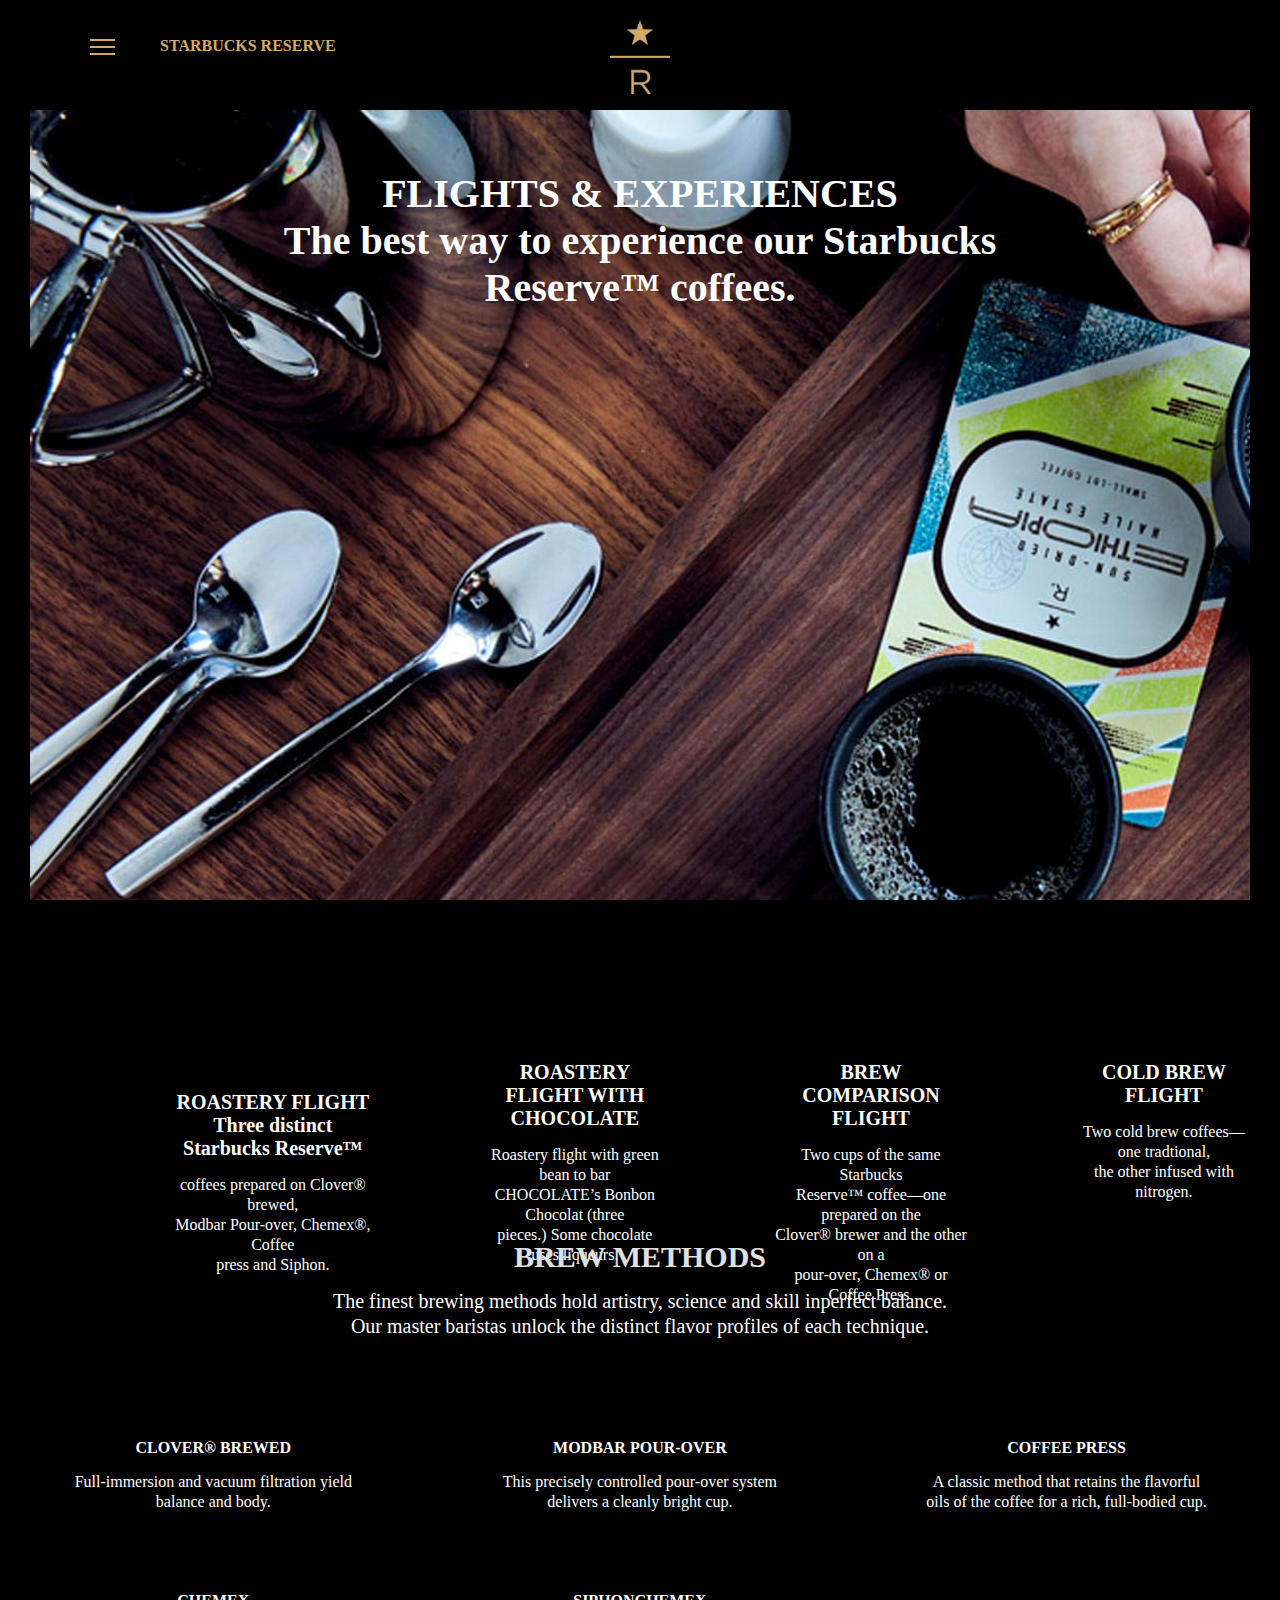
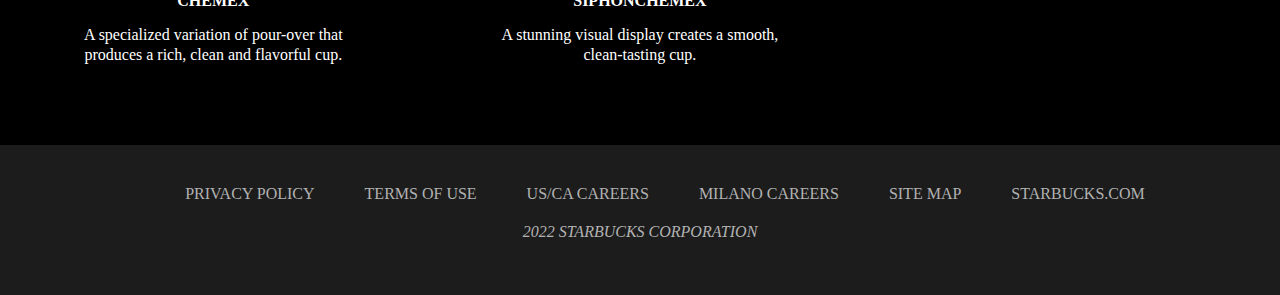
<file: pages/about.html>
<!DOCTYPE html>
<html lang="en">
<head>
    <meta charset="UTF-8">
    <meta http-equiv="X-UA-Compatible" content="IE=edge">
    <meta name="viewport" content="width=device-width, initial-scale=1.0">
 
    <link rel="stylesheet" href="../css/style.css"> 
    <link rel="stylesheet" href="../css/sub.css"> 

    <script src="../js/jquery-3.1.0.js"></script>
    <script src="../js/layout.js"></script>
    <title>Document</title>
</head>
<body class="page-menu">
    <header>
        <h1 class="logo">
            <a href="../index.html"><img src="../img/logo_b.png" class="black">
          <img src="../img/logo.png" class="gold"></a>
        </h1>

        <button class="menu-btn">
            <span class="btn1"></span>
            <span class="btn2"></span>
            <span class="btn3"></span>
        </button>

        <a href="https://www.starbucksreserve.com/en-us" class="reserve">
            STARBUCKS RESERVE
        </a>

        <nav>

          <ul class="top">
            <li class="mn1"><a href="about.html">ABOUT TOKYO ROASTERY</a></li>
            <li class="mn1"><a href="menu.html">TOKYO ROASTERY MENU</a></li>
            <li class="mn2"><a href="gallery.html">TOKYO ROASTERY DESIGN</a></li>
          </ul>

            <ul class="bottom">
                <li><a href="#">PRIVACY POLICY</a></li>
                <li><a href="#">TERMS OF USE</a></li>
                <li><a href="#">US/CA CAREERS</a></li>
                <li><a href="#">MILANO CAREERS</a></li>
                <li><a href="#">SITE MAP</a></li>
                <li><a href="#">STARBUCKS.COM</a></li>
            </ul>
            <address>2022 STARBUCKS CORPORATION</address>


        </nav>
        
        <aside>
                <img src="../img/menu-main1.jpg" />
                <img src="../img/menu-main2.jpg" />
        </aside>
    </header>

    <a href="#" class="page-top">TOP</a>

      <div class="menu">
          <div class="bg">
              <h1 class ="hd1">FLIGHTS & EXPERIENCES <br>
                  The best way to experience our Starbucks Reserve™ coffees.</h1>

              <div class="list">
                <div class="box1">
                  <h4 class="hd4">
                  ROASTERY FLIGHT <br>
                  Three distinct Starbucks Reserve™ <br>
                  </h4>
                  <p class="txt">
                  coffees prepared on Clover® brewed,<br>
                  Modbar Pour-over, Chemex®, Coffee<br>
                  press and Siphon.
                  </p>
                </div>

                <div class="box2 box">
                  <h4 class="hd4">
                  ROASTERY FLIGHT WITH <br>
                  CHOCOLATE <br>
                  </h4> 
                  <p class="txt">
                  Roastery flight with green bean to bar <br>
                  CHOCOLATE’s Bonbon Chocolat (three <br>
                  pieces.) Some chocolate uses liqueurs.
                </p>
                </div>

                <div class="box3 box">
                  <h4 class="hd4">
                  BREW COMPARISON FLIGHT <br>
                  </h4>
                  <p class="txt">
                  Two cups of the same Starbucks <br>
                  Reserve™ coffee—one prepared on the<br>
                  Clover® brewer and the other on a <br>
                  pour-over, Chemex® or Coffee Press.
                  </p>
                </div>

                <div class="box4 box">
                  <h4 class="hd4">
                  COLD BREW FLIGHT<br>
                  </h4> 
                  <p class="txt">
                  Two cold brew coffees—one tradtional,<br>
                  the other infused with nitrogen.
                  </p> 
                </div> 
              </div>
          </div>
      </div><!--menu-->



      <div class="bg1">
          <h1 class="hd2">
            BREW METHODS <br>
            <p>The finest brewing methods hold artistry, science and skill inperfect balance. <br>
            Our master baristas unlock the distinct flavor profiles of each technique.</p> 
          </h1>

        <div class="list">
          <div class="box">
            <h4 class="hd4">
              CLOVER® BREWED
            </h4>
            <p class="txt">
              Full-immersion and vacuum filtration yield <br>
              balance and body.
            </p>
          </div>

          <div class="box">
            <h4 class="hd4">
              MODBAR POUR-OVER
            </h4>
            <p class="txt">
              This precisely controlled pour-over system<br> 
              delivers a cleanly bright cup.
            </p>
          </div>

          <div class="box">
            <h4 class="hd4">
              COFFEE PRESS
            </h4>
            <p class="txt">
              A classic method that retains the flavorful<br>
              oils of the coffee for a rich, full-bodied cup.
            </p>
          </div>

          <div class="box">
            <h4 class="hd4">
              CHEMEX
            </h4>
            <p class="txt">
              A specialized variation of pour-over that <br>
              produces a rich, clean and flavorful cup.
            </p>
          </div>

          <div class="box">
            <h4 class="hd4">
              SIPHONCHEMEX
            </h4>
            <p class="txt">
              A stunning visual display creates a smooth, <br>
              clean-tasting cup.
            </p>
          </div>

      </div>
      
          <footer>
            <ul class="bottom">
              <li><a href="#">PRIVACY POLICY</a></li>
              <li><a href="#">TERMS OF USE</a></li>
              <li><a href="#">US/CA CAREERS</a></li>
              <li><a href="#">MILANO CAREERS</a></li>
              <li><a href="#">SITE MAP</a></li>
              <li><a href="#">STARBUCKS.COM</a></li>
          </ul>
          <address>2022 STARBUCKS CORPORATION</address>
          </footer>

</body>

</html>
</file>
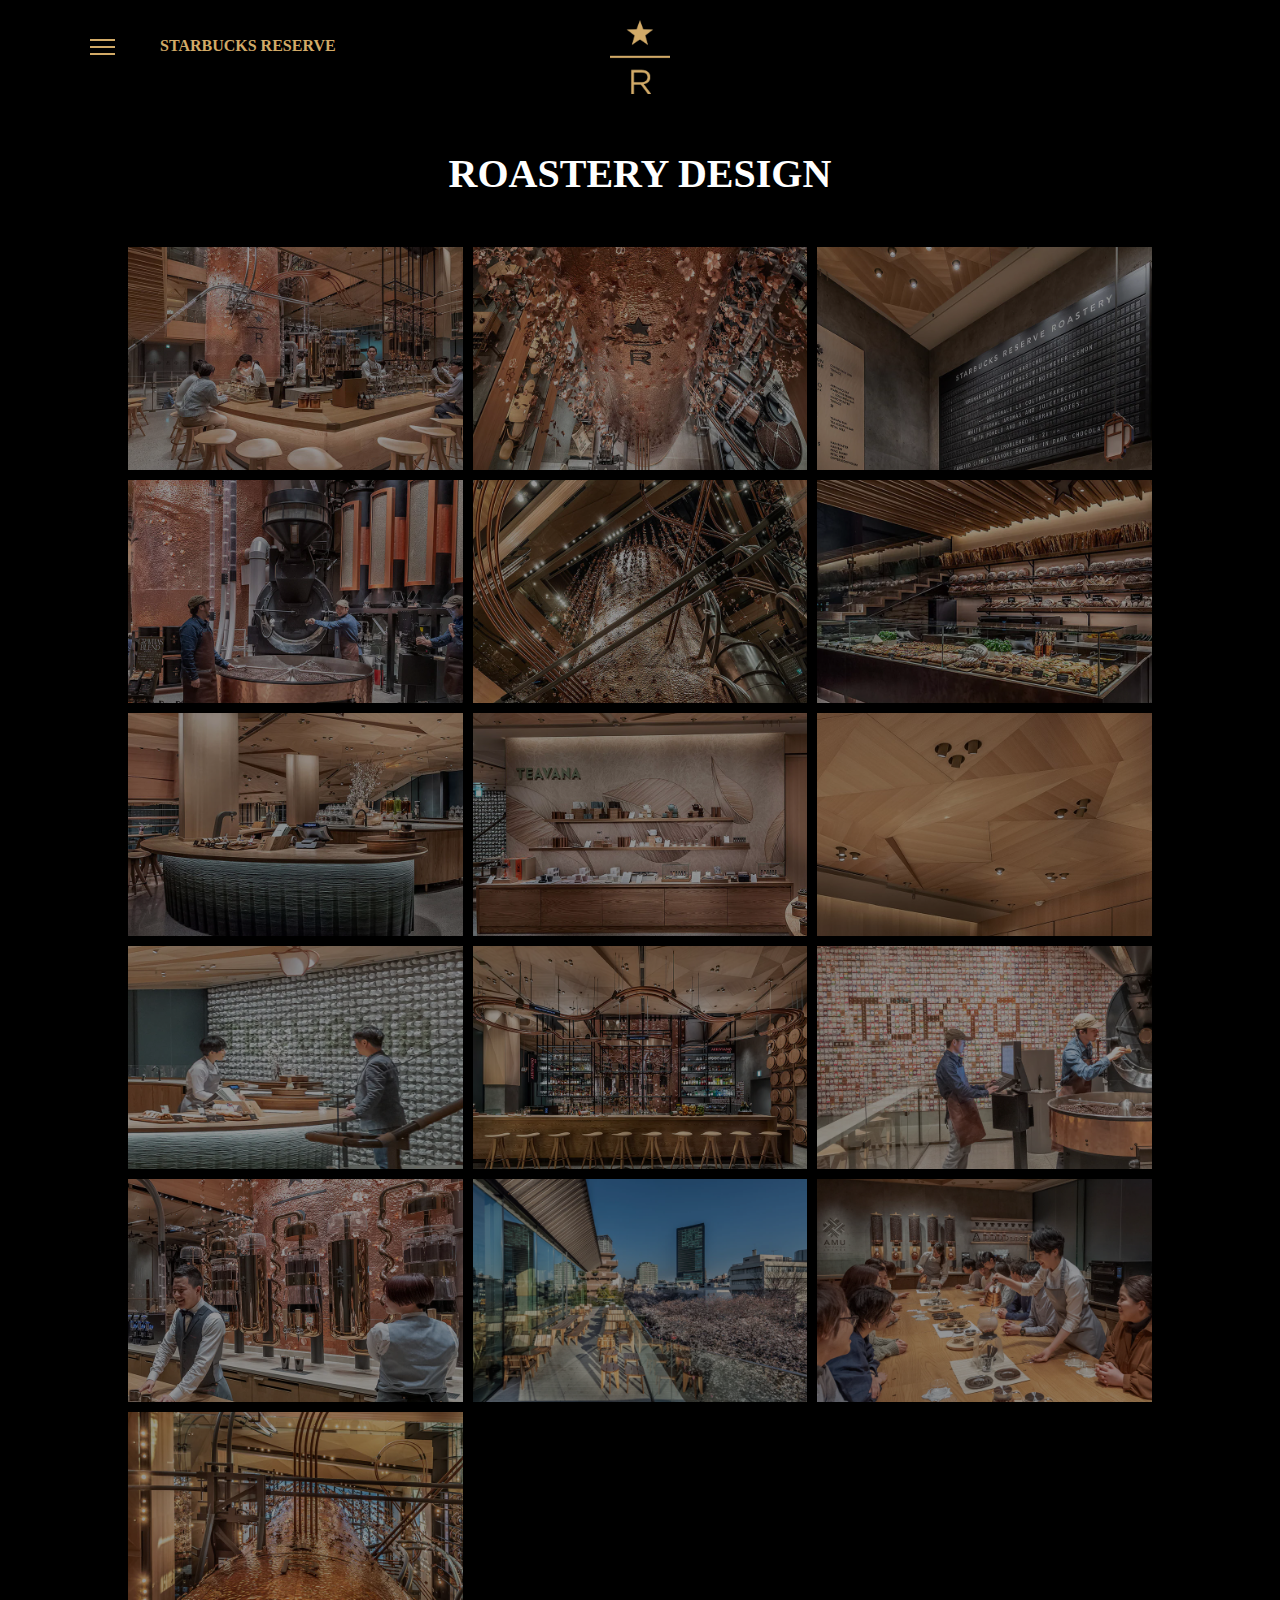
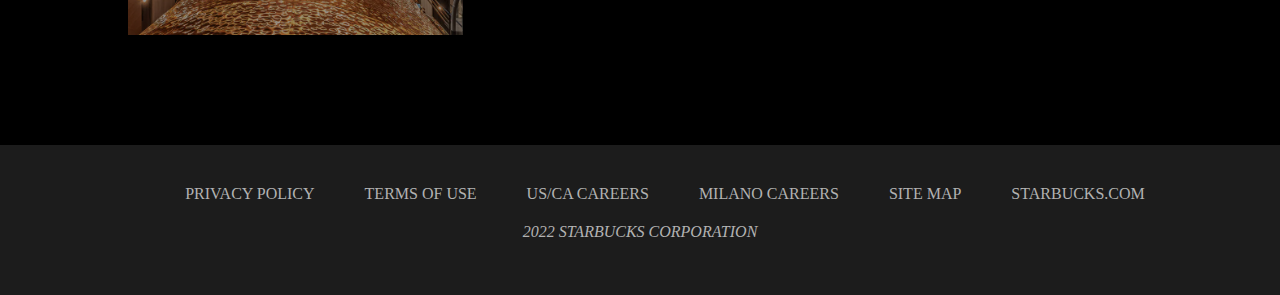
<file: pages/gallery.html>
<!DOCTYPE html>
<html lang="en">
<head>
    <meta charset="UTF-8">
    <meta http-equiv="X-UA-Compatible" content="IE=edge">
    <meta name="viewport" content="width=device-width, initial-scale=1.0">
 
    <link rel="stylesheet" href="../css/style.css"> 
    <link rel="stylesheet" href="../css/sub2.css"> 

    <script src="../js/jquery-3.1.0.js"></script>
    <script src="../js/layout.js"></script>
    <script src="../js/gall.js"></script>
    <title>Document</title>
</head>
<body class="page-menu">
    <header>
        <h1 class="logo">
            <a href="../index.html"><img src="../img/logo_b.png" class="black">
          <img src="../img/logo.png" class="gold"></a>
        </h1>

        <button class="menu-btn">
            <span class="btn1"></span>
            <span class="btn2"></span>
            <span class="btn3"></span>
        </button>

        <a href="https://www.starbucksreserve.com/en-us" class="reserve">
            STARBUCKS RESERVE
        </a>

        <nav>

            <ul class="top">
                <li class="mn1"><a href="about.html">ABOUT TOKYO ROASTERY</a></li>
                <li class="mn1"><a href="menu.html">TOKYO ROASTERY MENU</a></li>
                <li class="mn2"><a href="gallery.html">TOKYO ROASTERY DESIGN</a></li>
            </ul>

            <ul class="bottom">
                <li><a href="#">PRIVACY POLICY</a></li>
                <li><a href="#">TERMS OF USE</a></li>
                <li><a href="#">US/CA CAREERS</a></li>
                <li><a href="#">MILANO CAREERS</a></li>
                <li><a href="#">SITE MAP</a></li>
                <li><a href="#">STARBUCKS.COM</a></li>
            </ul>
            <address>2022 STARBUCKS CORPORATION</address>


        </nav>
        
        <aside>
                <img src="../img/menu-main1.jpg" />
                <img src="../img/menu-main2.jpg" />
        </aside>
    </header>

    <a href="#" class="page-top">TOP</a>
 
    <div class="wrap">
        <h1>ROASTERY DESIGN</h1>

        <div class="img-box">
            <div class="img">
                <a href="#"><img src="../img/design1.jpg" alt=""></a>
                <a href="#"><img src="../img/design2.jpg" alt=""></a>
                <a href="#"><img src="../img/design3.jpg" alt=""></a>
                <a href="#"><img src="../img/design4.jpg" alt=""></a>
                <a href="#"><img src="../img/design5.jpg" alt=""></a>
                <a href="#"><img src="../img/design6.jpg" alt=""></a>
                <a href="#"><img src="../img/design7.jpg" alt=""></a>
                <a href="#"><img src="../img/design8.jpg" alt=""></a>
                <a href="#"><img src="../img/design9.jpg" alt=""></a>
                <a href="#"><img src="../img/design10.jpg" alt=""></a>
                <a href="#"><img src="../img/design11.png" alt=""></a>
                <a href="#"><img src="../img/design12.png" alt=""></a>
                <a href="#"><img src="../img/design13.png" alt=""></a>
                <a href="#"><img src="../img/design14.png" alt=""></a>
                <a href="#"><img src="../img/design15.png" alt=""></a>
                <a href="#"><img src="../img/design16.jpg" alt=""></a>
            </div><!--img-->
        </div><!--img-box-->

    </div><!--wrap-->
          
    <footer>
        <ul class="bottom">
          <li><a href="#">PRIVACY POLICY</a></li>
          <li><a href="#">TERMS OF USE</a></li>
          <li><a href="#">US/CA CAREERS</a></li>
          <li><a href="#">MILANO CAREERS</a></li>
          <li><a href="#">SITE MAP</a></li>
          <li><a href="#">STARBUCKS.COM</a></li>
      </ul>
      <address>2022 STARBUCKS CORPORATION</address>
      </footer>

</body>

</html>
</file>
<file: css/style.css>
* {
    margin: 0;
    padding: 0;
}
ul{
    list-style: none;
}
a{
    color: inherit;
    text-decoration: none;
}

body,html{
    scroll-behavior: smooth;
}
header {
    z-index: 50;
    position: absolute;
    width: 100%;
}
header .active {
    display: none;
}

header nav {
    position: fixed;
    top:0;
    left:-65%;
    background-color: #000;
    width: 65%;
    height: 100%;   
    transition: 0.4s linear;
    /* nav나오는 속도 조절 */
}

header.active nav{
    left: 0;
}

header.active aside{
    right: 0;
}

aside{
    width: 35%;
    height: 100%;
    position: fixed;
    overflow: hidden;
    right: -35%;
    top: 0;
    z-index: 50;
    transition: 0.4s linear;
    /* 옆에 이미지 나오는 속도 조절 */
}

aside img{
    position: absolute;
    top:0;
    height: 100vh;
    left:0;
    display: none;
}

aside img:nth-child(1){
    display: block;
}

nav .top {
    color: #d2aa67;
    position: absolute;
    left: 160px;
    font-weight: bold;
    font-size: 3vw;
    list-style:none;
    top: 200px;
}

nav .top li {
    margin-top: 40px;
}

nav .bottom {
    position: absolute;
    color: #848484;
    bottom: 60px;
    display: flex;
    /* 
    display:flex 쓰면 훨씬 쉽게 가로정렬이 되는데
    1. 감싸고 있는 부모한테 주고
    2. justify-content 라는 속성으로 정렬값만 주면 됩니다
    */
    margin-left: 130px;
}

header nav .bottom li{
    margin-left: 10px;
    margin-right: 10px;
}

header nav address {
    position: absolute;
    bottom: 20px;
    margin-left: 400px;
    color: #848484;
}

h1{
    z-index:40;
    position: relative;
    text-align: center;
    padding: 20px 0 0 0;
}

h1 img{
    width: 60px;
    display: none;
}

h1 .black{
    display: inline-block;
}

header.active h1 .black{
    display: none;
}

header.active h1 .gold{
    display: inline-block;
}

header.active .menu-btn span{
    background-color: #d2aa67;
}

header.active .reserve{
    color: #d2aa67;
}

.menu-btn {
    background-color: transparent;
    border:0;
    position: absolute;
    top: 32px;
    left: 90px;
    width: 25px;
    z-index: 40;
    height: 26px;
}


.menu-btn span{
    position: absolute;
    width: 25px;
    height: 2px;
    background-color: #000;
    top:14px;
    left:0;
}

.menu-btn .btn1{
    top:7px;

}

.menu-btn .btn3{
    top:21px;
}

header.active .menu-btn span{
    transition: transform 1s;
    background-color: #d2aa67;

}
header.active .menu-btn .btn1{
    top: 14px;
    transform: rotate(-45deg);
}
header.active .menu-btn .btn2{
    opacity: 0;
}
header.active .menu-btn .btn3{
    top: 14px;
    transform: rotate(45deg);
}


.reserve {
    position: absolute;
    top: 37px;
    left: 160px;
    color: black;
    font-weight: bold;
    z-index: 50;
}

.page-top {
	position: fixed;
	bottom: 50px;
	right: calc(28% - 480px);
	width: 50px;
	height: 50px;
	border-radius: 50%;
	text-indent: -999em; 
    border: 3px solid #fff;
    z-index: 999;
}

.page-top::after {
	position: fixed;
	bottom: 60px;
	right: calc(28% - 465px);
    content: '';
    width: 20px;
    height: 20px;
    border-top: 5px solid #fff;
    border-right: 5px solid #fff;
    transform: rotate(315deg);
}

footer {
    position: absolute;
    height: 150px;
    width: 100%;
    color: #b2b2b2;
    background-color: #1C1C1C;
}

footer ul {
    display: flex;
    justify-content: center;
    margin-top: 40px;
}

footer ul li {
    margin-left: 50px;
}

footer address {
    display: flex;
    justify-content: center;
    margin-top: 20px;
}
</file>
<file: css/sub.css>
body{
    background: #000;
}


.page-menu .reserve{
    color: #d2aa67;
}

.page-menu h1 .black{display: none;}
.page-menu h1 .gold{display: inline-block;}

.page-menu .menu-btn span{background-color: #d2aa67;}
.menu{ 
    width: 100%;
    height: 100vh;
}

.page-top {
	position: fixed;
	bottom: 50px;
	right: calc(28% - 480px);
	width: 50px;
	height: 50px;
	border-radius: 50%;
	text-indent: -999em; 
    border: 3px solid #fff;
}

.page-top::after {
	position: fixed;
	bottom: 60px;
	right: calc(28% - 465px);
    content: '';
    width: 20px;
    height: 20px;
    border-top: 5px solid #fff;
    border-right: 5px solid #fff;
    transform: rotate(315deg);
}

.menu .bg{
    width: calc(100% - 60px);
    height: calc(100vh - 110px);
    margin-left: auto;
    margin-right: auto;
    position: relative;
    top: 110px;
    background-image: url("../img/menu1.jpg");
}

.menu .bg .hd1 {
    width: 70%;
    color: #fff;
    font-size: 40px;
    margin: auto;
    padding: 60px 0 0 0;
    justify-content: center;
}

.menu .bg .hd4 {
    color: #fff;
    font-size: 20px;
}

.menu .bg .txt {
    color: #fff;
}

.menu .bg .list {
    float: left;
    display: flex;
    text-align: center;
    bottom: 100px;
    padding: 750px 0 0 140px;
}

.menu .bg .list .box1 {
    margin: auto;
}

.menu .bg .list .box {
    margin-left: 110px;

}

.bg1 .hd2 {
    width: 70%;
    font-size: 30px;
    justify-content: center;
    margin: auto;
    padding: 240px 0 0 0;
    color: #e0e0e0;
    margin-top: 100px;
}

.bg1 .hd2 p {
    font-size: 20px;
    margin-top: 15px;
    font-weight: normal;
    line-height: 25px;
}

.bg1 .list {
    margin: auto;
    display: flex;
    text-align: center;
    bottom: 100px;
    padding: 100px 0 0 0px;
    flex-wrap: wrap;
    color: #fff;
}

.bg1 .list .box {
    width: 33.33%;
    margin-bottom: 80px;
}

p {
    color: #fff;
    margin-top: 15px;
    line-height: 20px;
}
</file>
<file: css/sub2.css>
body,html{
    scroll-behavior: smooth;
    background: #000;
}


.page-menu .reserve{
    color: #d2aa67;
}

.page-menu h1 .black{display: none;}
.page-menu h1 .gold{display: inline-block;}

.page-menu .menu-btn span{background-color: #d2aa67;}
.menu{ 
    width: 100%;
    height: 100vh;
}


.wrap h1 {
    width: 70%;
    color: #fff;
    font-size: 40px;
    margin: auto;
    padding: 150px 0 50px 0;
}

.img{
    width: 80%;
    margin-left: auto;
    margin-right: auto;
    display: flex;
    flex-wrap: wrap;
    margin-bottom: 100px;
}

.img a{
    overflow: hidden;
    margin-right: 10px;
    margin-bottom: 10px;
    box-sizing: border-box;
    width: calc(33.33% - 20px / 3);
}
.img a:nth-child(3n){
    margin-right: 0;
}

.img a.blur img{
    filter: blur(4px);
}

.img a img{
    width: 100%;
    display: block;
    opacity: 0.6;
    transition: filter 1s;
    transform: scale(1.02);

}

.img a img:hover{
    opacity: 1;
}

.view{
    position: fixed;
    top: 0;
    left: 0;
    width: 100%;
    height: 100%;
    background-color: rgba(0,0,0,0.5);
    z-index: 999;
    text-align: center;
    display:none;
}

.view .close-wrap{
    position: absolute;
    top: 0;
    left: 0;
    width: 100%;
    height: 100%;
}

.view figure {
    z-index: 30;
    position: absolute;
    top: 50%;
    left: 50%;
    transform:translate(-50%,-50%);
    width: 900px;
}

.view figure img{
    width: 100%;
}

.btn-close {
    width:40px;
    height:40px;
    position:absolute;
    top: 40px;
    right: 40px;
    background-color: transparent;
    border: 0;
}

.btn-close:before {
    position: absolute;
    content: '';
    display: block;
    width: 30px;
    height: 3px;
    background-color: #fff;
    transform:translate(-50%,-50%) rotate(-45deg);
}

.btn-close:after {
    position: absolute;
    content: '';
    display: block;
    width: 30px;
    height: 3px;
    background-color: #fff;
    transform:translate(-50%,-50%) rotate(45deg)
}
</file>
